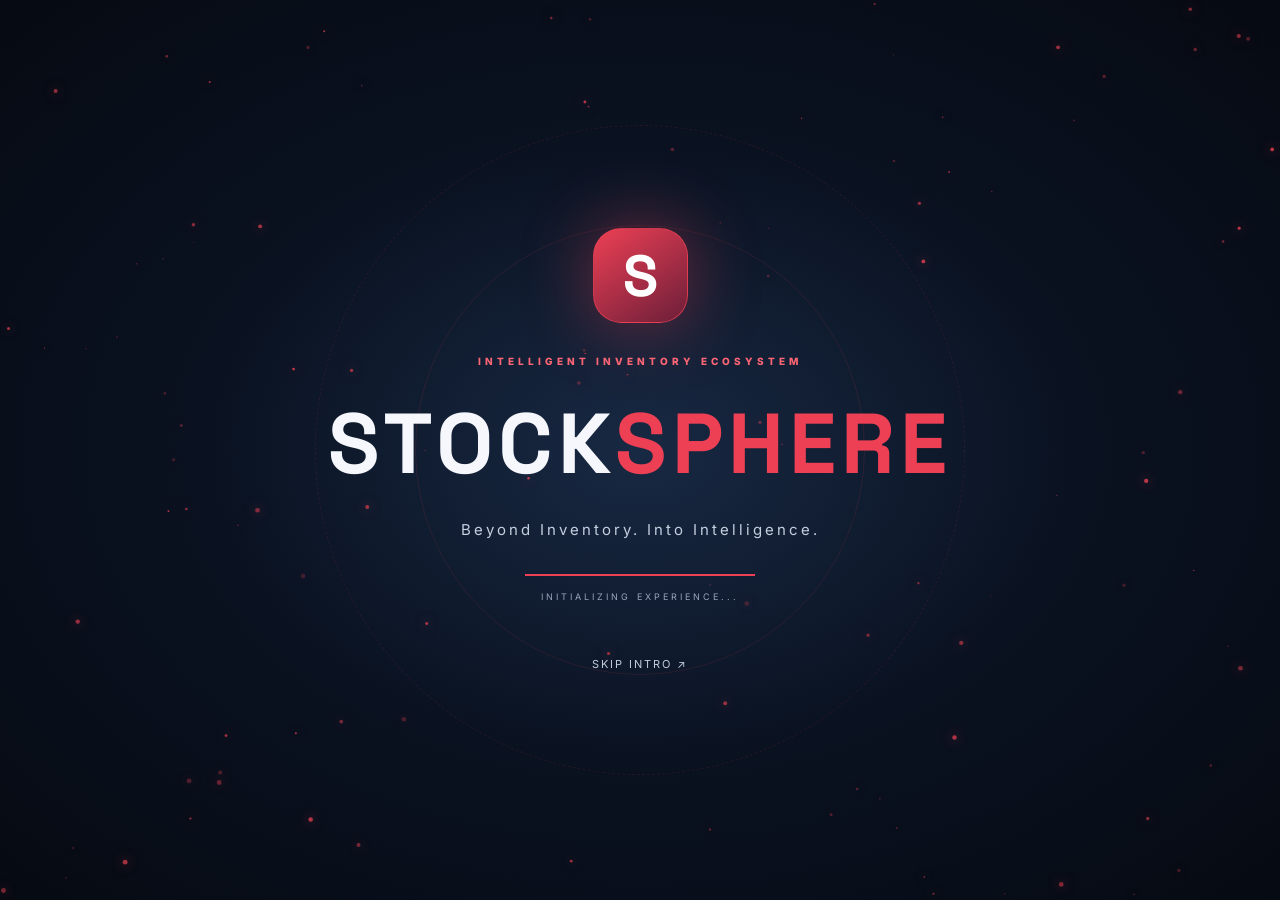
<file: intro.html>
<!DOCTYPE html>
<html lang="en">
<head>
  <meta charset="UTF-8">
  <meta name="viewport" content="width=device-width, initial-scale=1.0">
  <title>StockSphere | Experience Intelligence</title>
  <link rel="stylesheet" href="style.css">
</head>
<body class="intro-body">

  <canvas id="particles"></canvas>

  <main class="intro-screen">
    <div class="intro-orbit orbit-one"></div>
    <div class="intro-orbit orbit-two"></div>

    <div class="intro-content">
      <div class="intro-symbol">S</div>

      <p class="intro-overline">INTELLIGENT INVENTORY ECOSYSTEM</p>

      <h1 class="intro-logo">
        STOCK<span>SPHERE</span>
      </h1>

      <p class="intro-description">
        Beyond Inventory. Into Intelligence.
      </p>

      <div class="intro-loader">
        <div class="loader-line"></div>
      </div>

      <p class="intro-loading-text">INITIALIZING EXPERIENCE...</p>

      <a href="landing.html" class="skip-intro">SKIP INTRO ↗</a>
    </div>
  </main>

  <script src="intro.js"></script>
</body>
</html>
</file>
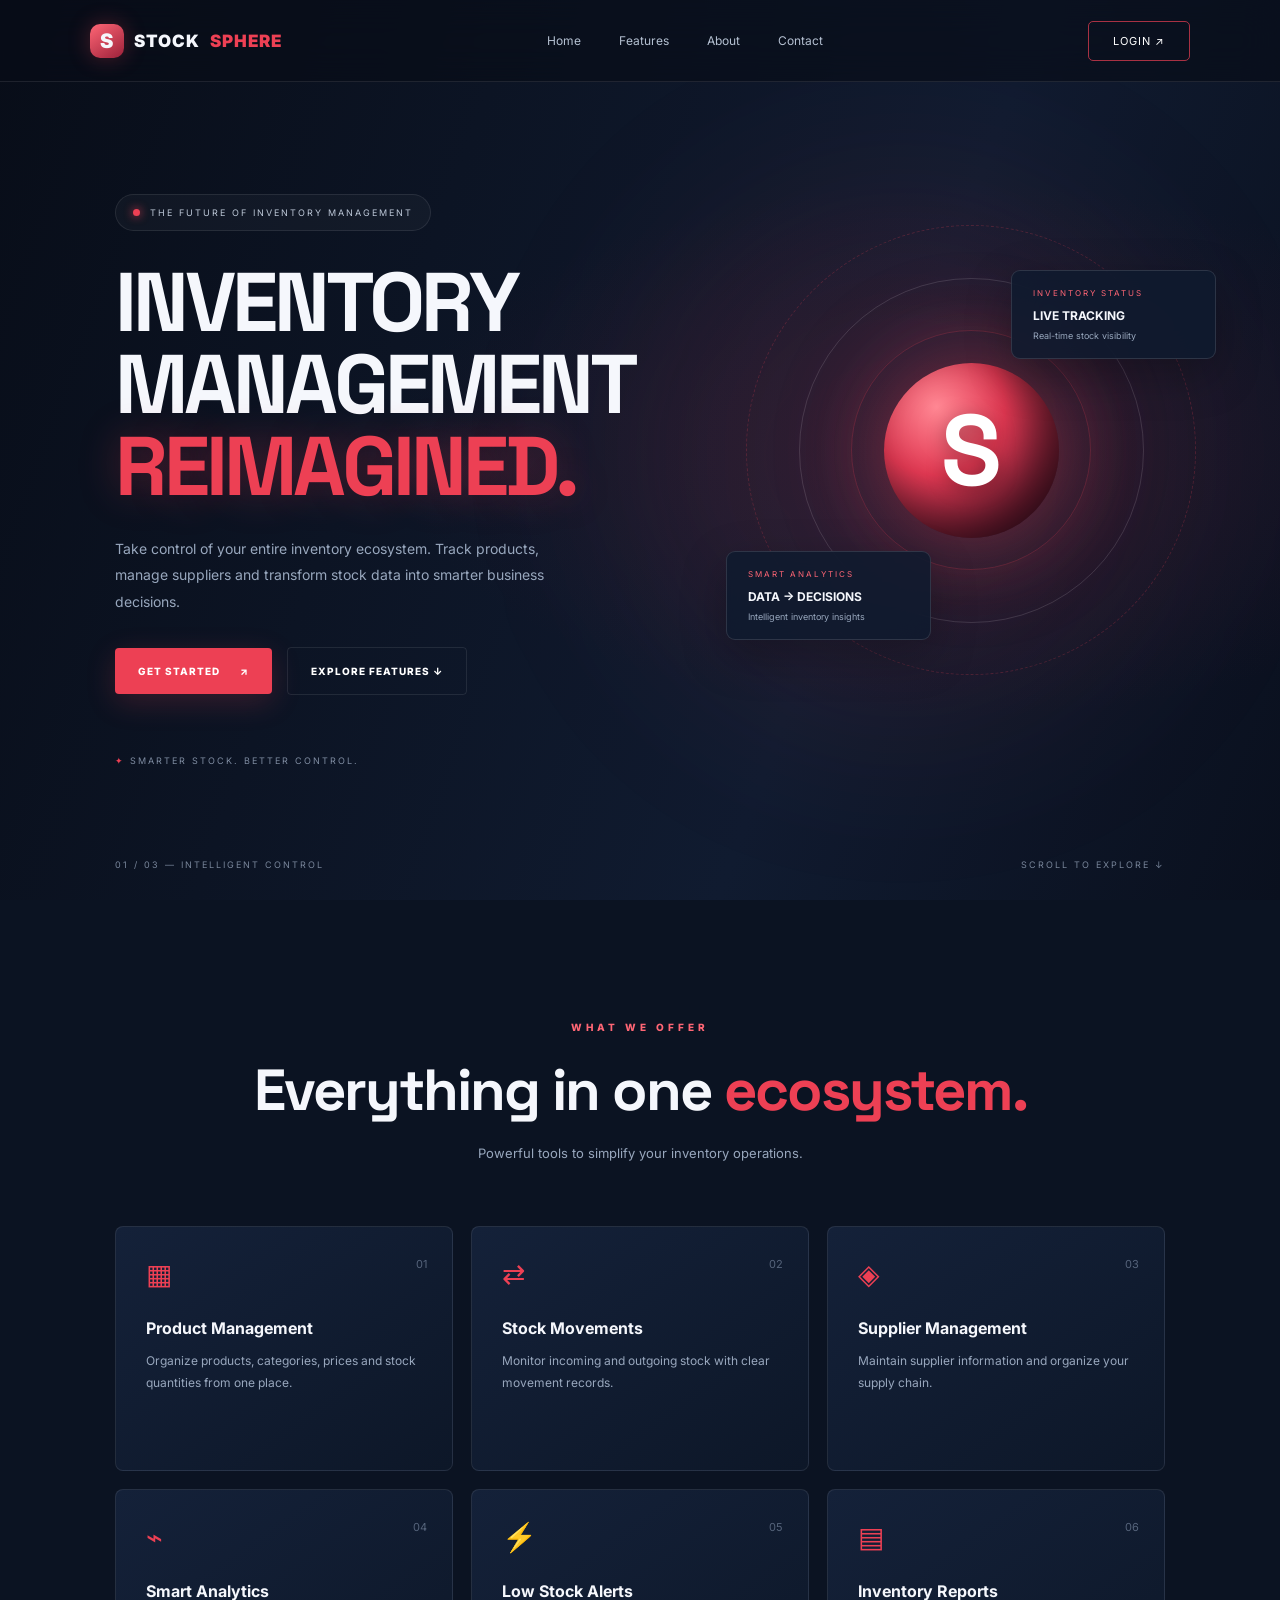
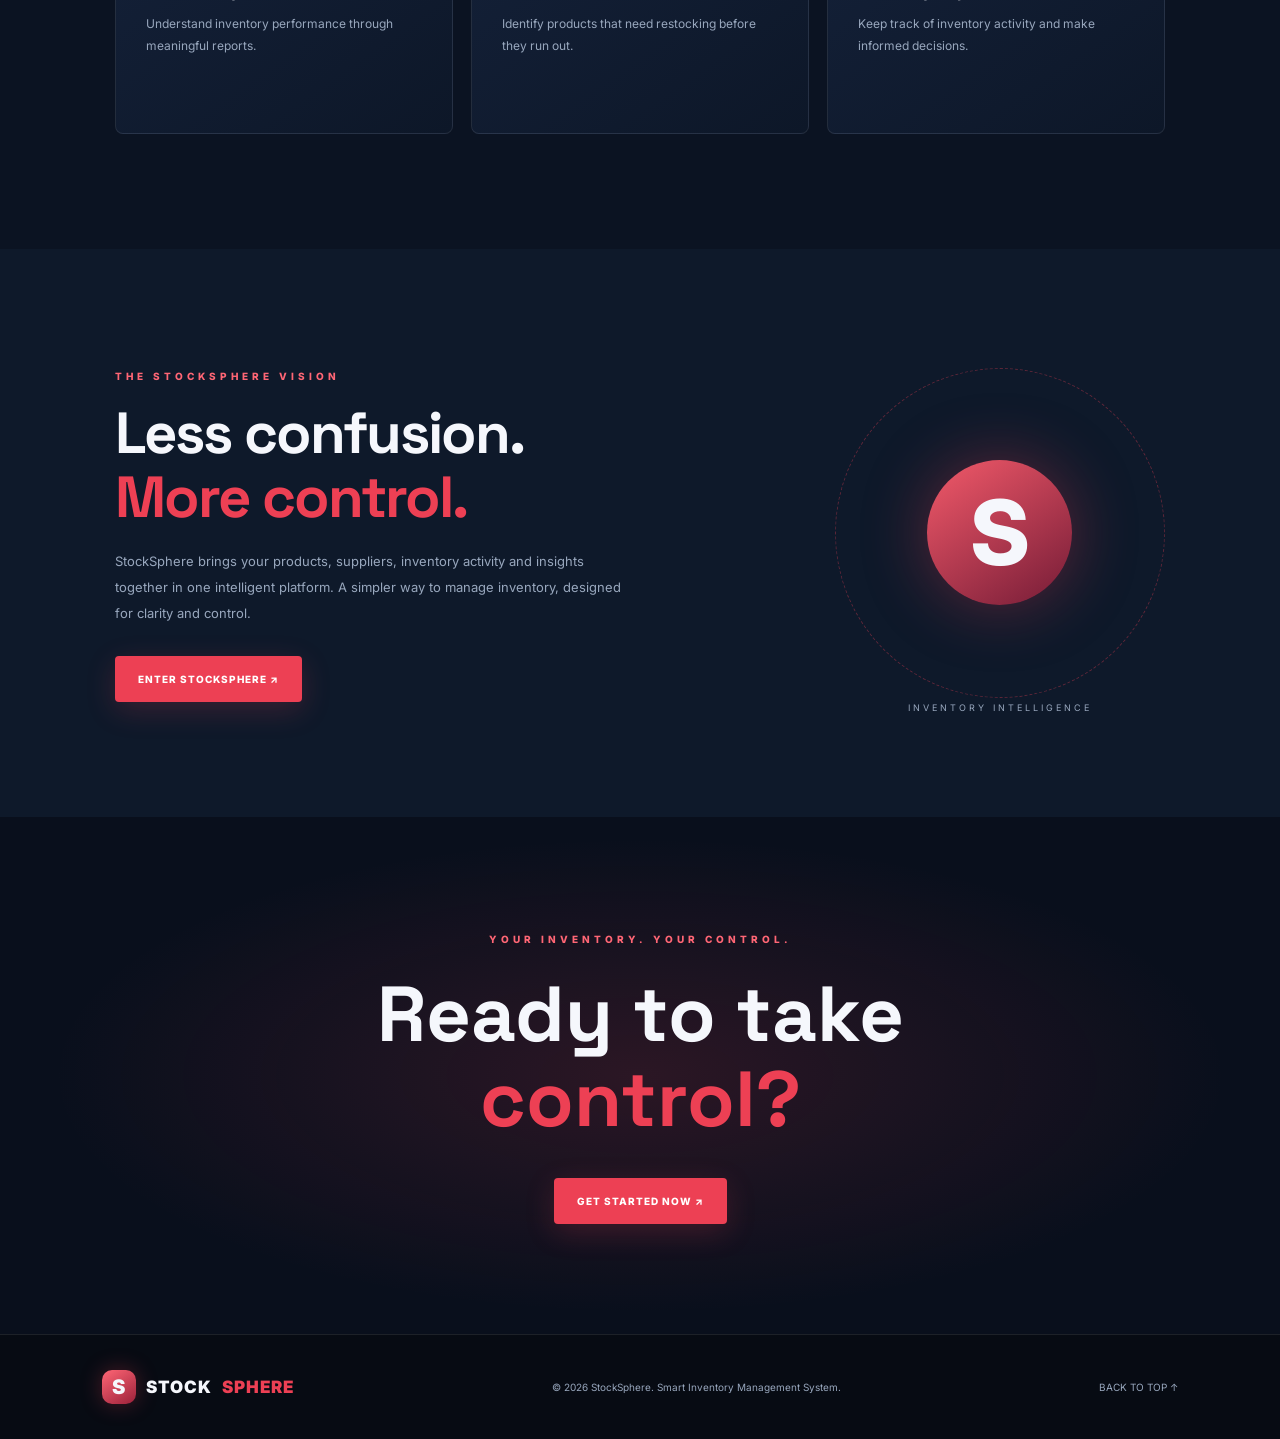
<file: landing.html>
<!DOCTYPE html>
<html lang="en">
<head>
  <meta charset="UTF-8">
  <meta name="viewport" content="width=device-width, initial-scale=1.0">
  <title>StockSphere | Smart Inventory</title>
  <link rel="stylesheet" href="style.css">
</head>
<body class="landing-body">

<header class="navbar">
  <a href="landing.html" class="brand">
    <span class="brand-icon">S</span>
    STOCK<span>SPHERE</span>
  </a>

  <button class="menu-toggle" id="menuToggle" aria-label="Toggle navigation">☰</button>

  <nav id="navMenu">
    <a href="#home">Home</a>
    <a href="#features">Features</a>
    <a href="#about">About</a>
    <a href="#contact">Contact</a>
  </nav>

  <a href="login.html" class="nav-login">LOGIN ↗</a>
</header>

<main>
  <section class="hero" id="home">

    <div class="hero-glow"></div>

    <div class="hero-content">
      <div class="eyebrow">
        <span class="live-dot"></span>
        THE FUTURE OF INVENTORY MANAGEMENT
      </div>

      <h1>
        INVENTORY<br>
        MANAGEMENT<br>
        <span>REIMAGINED.</span>
      </h1>

      <p class="hero-description">
        Take control of your entire inventory ecosystem.
        Track products, manage suppliers and transform
        stock data into smarter business decisions.
      </p>

      <div class="hero-buttons">
        <a href="login.html" class="primary-btn">
          GET STARTED <span>↗</span>
        </a>

        <a href="#features" class="secondary-btn">
          EXPLORE FEATURES ↓
        </a>
      </div>

      <div class="hero-note">
        <span>✦</span> SMARTER STOCK. BETTER CONTROL.
      </div>
    </div>

    <div class="hero-visual">
      <div class="visual-circle circle-outer"></div>
      <div class="visual-circle circle-middle"></div>
      <div class="visual-circle circle-inner"></div>

      <div class="sphere">
        <div class="sphere-letter">S</div>
      </div>

      <div class="floating-card card-top">
        <span class="card-label">INVENTORY STATUS</span>
        <strong>LIVE TRACKING</strong>
        <small>Real-time stock visibility</small>
      </div>

      <div class="floating-card card-bottom">
        <span class="card-label">SMART ANALYTICS</span>
        <strong>DATA → DECISIONS</strong>
        <small>Intelligent inventory insights</small>
      </div>
    </div>

    <div class="hero-bottom">
      <span>01 / 03 — INTELLIGENT CONTROL</span>
      <span>SCROLL TO EXPLORE ↓</span>
    </div>

  </section>

  <section class="features section" id="features">
    <div class="section-heading">
      <span class="section-tag">WHAT WE OFFER</span>
      <h2>Everything in one <span>ecosystem.</span></h2>
      <p>Powerful tools to simplify your inventory operations.</p>
    </div>

    <div class="feature-grid">

      <article class="feature-card">
        <div class="feature-icon">▦</div>
        <span class="feature-number">01</span>
        <h3>Product Management</h3>
        <p>Organize products, categories, prices and stock quantities from one place.</p>
      </article>

      <article class="feature-card">
        <div class="feature-icon">⇄</div>
        <span class="feature-number">02</span>
        <h3>Stock Movements</h3>
        <p>Monitor incoming and outgoing stock with clear movement records.</p>
      </article>

      <article class="feature-card">
        <div class="feature-icon">◈</div>
        <span class="feature-number">03</span>
        <h3>Supplier Management</h3>
        <p>Maintain supplier information and organize your supply chain.</p>
      </article>

      <article class="feature-card">
        <div class="feature-icon">⌁</div>
        <span class="feature-number">04</span>
        <h3>Smart Analytics</h3>
        <p>Understand inventory performance through meaningful reports.</p>
      </article>

      <article class="feature-card">
        <div class="feature-icon">⚡</div>
        <span class="feature-number">05</span>
        <h3>Low Stock Alerts</h3>
        <p>Identify products that need restocking before they run out.</p>
      </article>

      <article class="feature-card">
        <div class="feature-icon">▤</div>
        <span class="feature-number">06</span>
        <h3>Inventory Reports</h3>
        <p>Keep track of inventory activity and make informed decisions.</p>
      </article>

    </div>
  </section>

  <section class="about-section section" id="about">
    <div class="about-content">
      <span class="section-tag">THE STOCKSPHERE VISION</span>
      <h2>Less confusion.<br><span>More control.</span></h2>
      <p>
        StockSphere brings your products, suppliers, inventory
        activity and insights together in one intelligent platform.
        A simpler way to manage inventory, designed for clarity
        and control.
      </p>
      <a href="login.html" class="primary-btn">
        ENTER STOCKSPHERE ↗
      </a>
    </div>

    <div class="about-graphic">
      <div class="graphic-ring"></div>
      <div class="graphic-core">S</div>
      <div class="graphic-caption">INVENTORY INTELLIGENCE</div>
    </div>
  </section>

  <section class="cta-section" id="contact">
    <span class="section-tag">YOUR INVENTORY. YOUR CONTROL.</span>
    <h2>Ready to take<br><span>control?</span></h2>
    <a href="login.html" class="primary-btn">GET STARTED NOW ↗</a>
  </section>
</main>

<footer>
  <a href="landing.html" class="brand">
    <span class="brand-icon">S</span>
    STOCK<span>SPHERE</span>
  </a>

  <p>© 2026 StockSphere. Smart Inventory Management System.</p>

  <a href="#home">BACK TO TOP ↑</a>
</footer>

<script src="landing.js"></script>
</body>
</html>
</file>
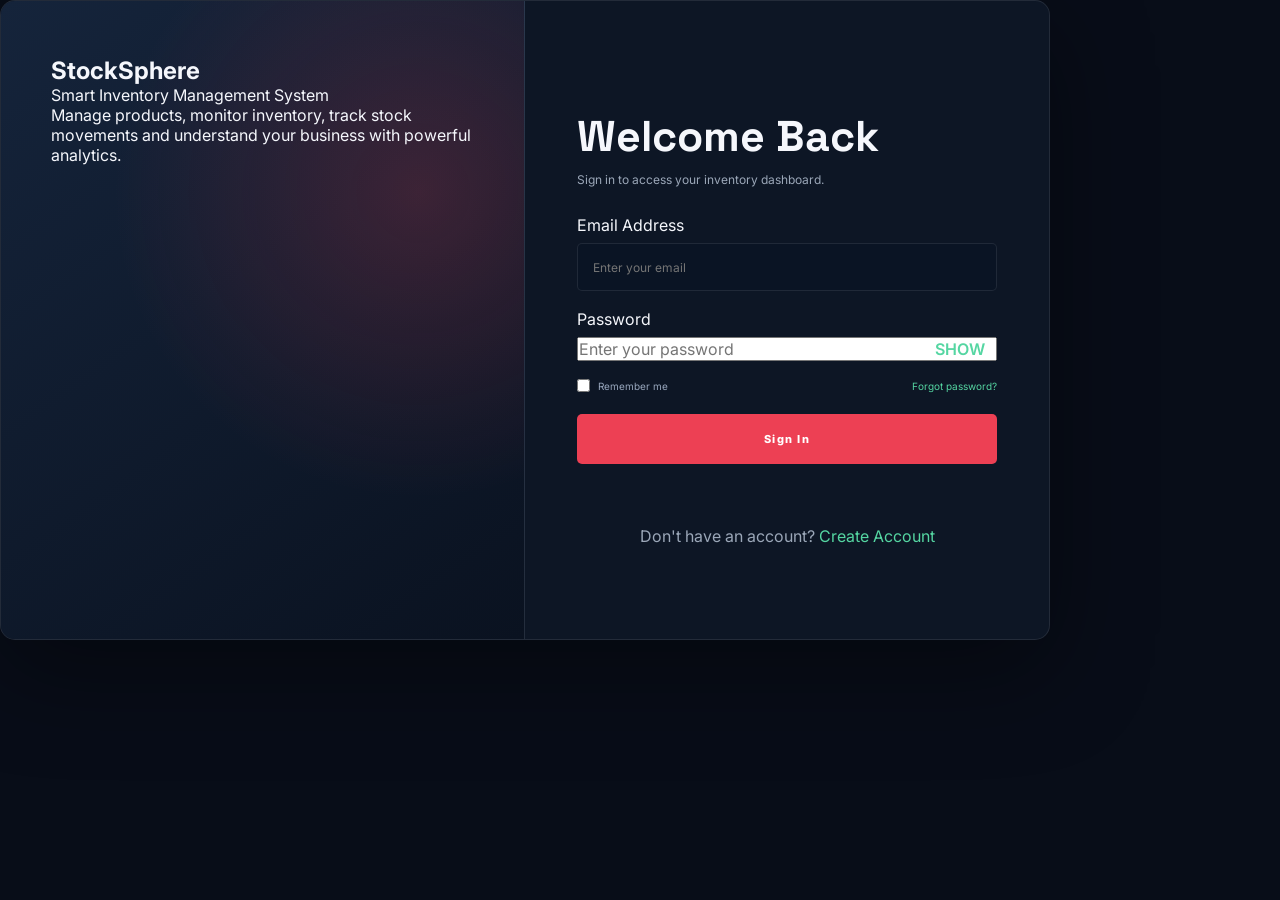
<file: login.html>
<!DOCTYPE html>
<html lang="en">
<head>
    <meta charset="UTF-8">
    <meta name="viewport" content="width=device-width, initial-scale=1.0">

    <title>StockSphere | Login</title>

    <link rel="stylesheet" href="style.css">

    <style>
        .login-form-panel {
            display: flex;
            align-items: center;
            justify-content: center;
        }

        .login-card {
            width: 100%;
            max-width: 420px;
        }

        .login-card h2 {
            margin-bottom: 8px;
        }

        .login-subtitle {
            margin-bottom: 28px;
            color: #9ba7b8;
        }

        .login-field {
            margin-bottom: 18px;
        }

        .login-field label {
            display: block;
            margin-bottom: 8px;
        }

        .login-field input {
            width: 100%;
            box-sizing: border-box;
        }

        .password-wrapper {
            position: relative;
        }

        .password-wrapper input {
            padding-right: 75px;
        }

        .password-toggle {
            position: absolute;
            right: 12px;
            top: 50%;
            transform: translateY(-50%);
            border: none;
            background: transparent;
            color: #55d6a2;
            cursor: pointer;
            font-weight: 600;
        }

        .login-options {
            display: flex;
            align-items: center;
            justify-content: space-between;
            margin: 15px 0 22px;
            gap: 10px;
        }

        .remember-option {
            display: flex;
            align-items: center;
            gap: 8px;
        }

        .remember-option input {
            width: auto;
        }

        .forgot-link,
        .register-link {
            color: #55d6a2;
            text-decoration: none;
            cursor: pointer;
        }

        .login-submit {
            width: 100%;
            cursor: pointer;
        }

        .login-submit:disabled {
            opacity: 0.65;
            cursor: not-allowed;
        }

        #loginMessage {
            min-height: 22px;
            margin-top: 16px;
            font-size: 13px;
            text-align: center;
        }

        .register-prompt {
            text-align: center;
            margin-top: 24px;
            color: #9ba7b8;
        }

        @media (max-width: 768px) {
            .login-wrapper {
                min-height: 100vh;
            }

            .login-brand-panel {
                display: none;
            }

            .login-form-panel {
                width: 100%;
                padding: 25px;
            }
        }
    </style>
</head>

<body>

    <main class="login-wrapper">

        <!-- BRAND PANEL -->
        <section class="login-brand-panel">

            <div class="login-brand-content">

                <h1>StockSphere</h1>

                <p>
                    Smart Inventory Management System
                </p>

                <div class="login-brand-description">
                    Manage products, monitor inventory,
                    track stock movements and understand
                    your business with powerful analytics.
                </div>

            </div>

        </section>


        <!-- LOGIN PANEL -->
        <section class="login-form-panel">

            <div class="login-card">

                <h2>Welcome Back</h2>

                <p class="login-subtitle">
                    Sign in to access your inventory dashboard.
                </p>


                <form id="loginForm">

                    <!-- EMAIL -->
                    <div class="login-field">

                        <label for="email">
                            Email Address
                        </label>

                        <input
                            type="email"
                            id="email"
                            name="email"
                            placeholder="Enter your email"
                            autocomplete="username"
                            required
                        >

                    </div>


                    <!-- PASSWORD -->
                    <div class="login-field">

                        <label for="password">
                            Password
                        </label>

                        <div class="password-wrapper">

                            <input
                                type="password"
                                id="password"
                                name="password"
                                placeholder="Enter your password"
                                autocomplete="current-password"
                                required
                            >

                            <button
                                type="button"
                                id="togglePassword"
                                class="password-toggle"
                            >
                                SHOW
                            </button>

                        </div>

                    </div>


                    <!-- LOGIN OPTIONS -->
                    <div class="login-options">

                        <label class="remember-option">

                            <input
                                type="checkbox"
                                id="remember"
                                name="remember"
                            >

                            <span>Remember me</span>

                        </label>

                        <a
                            href="#"
                            id="forgotPassword"
                            class="forgot-link"
                        >
                            Forgot password?
                        </a>

                    </div>


                    <!-- LOGIN BUTTON -->
                    <button
                        type="submit"
                        class="login-submit"
                    >
                        Sign In
                    </button>


                    <!-- LOGIN MESSAGE -->
                    <p
                        id="loginMessage"
                        role="status"
                        aria-live="polite"
                    ></p>

                </form>


                <!-- REGISTRATION -->
                <p class="register-prompt">

                    Don't have an account?

                    <a
                        href="register.html"
                        class="register-link"
                    >
                        Create Account
                    </a>

                </p>

            </div>

        </section>

    </main>


    <!-- AUTHENTICATION SCRIPT -->
    <script src="login.js?v=2"></script>

</body>
</html>
</file>
<file: style.css>
@import url('https://fonts.googleapis.com/css2?family=Inter:wght@400;500;600;700;800;900&family=Space+Grotesk:wght@400;500;600;700&display=swap');

:root {
  --bg: #080d18;
  --panel: #101a2c;
  --panel2: #142139;
  --red: #ed4054;
  --red2: #ff6675;
  --white: #f5f7fc;
  --muted: #98a7bd;
  --border: rgba(255,255,255,.09);
}

* {
  margin: 0;
  padding: 0;
  box-sizing: border-box;
}

html {
  scroll-behavior: smooth;
}

body {
  background: var(--bg);
  color: var(--white);
  font-family: 'Inter', sans-serif;
}

a {
  text-decoration: none;
  color: inherit;
}

button, input {
  font: inherit;
}

button, a {
  -webkit-tap-highlight-color: transparent;
}

/* ================= INTRO ================= */

.intro-body {
  min-height: 100vh;
  overflow: hidden;
  background:
    radial-gradient(ellipse at center, #182943 0%, #0a1221 48%, #060a12 100%);
}

#particles {
  position: fixed;
  inset: 0;
  width: 100%;
  height: 100%;
}

.intro-screen {
  min-height: 100vh;
  position: relative;
  display: grid;
  place-items: center;
  overflow: hidden;
}

.intro-content {
  position: relative;
  z-index: 2;
  text-align: center;
  animation: introReveal 1.6s ease both;
}

.intro-symbol {
  width: 95px;
  height: 95px;
  display: grid;
  place-items: center;
  margin: 0 auto 32px;
  border: 1px solid rgba(237,64,84,.7);
  border-radius: 28px;
  font-family: 'Space Grotesk', sans-serif;
  font-size: 58px;
  font-weight: 700;
  color: white;
  background: linear-gradient(145deg, #ed4054, #6c1e39);
  box-shadow: 0 0 70px rgba(237,64,84,.45);
  animation: symbolFloat 3s ease-in-out infinite;
}

.intro-overline,
.section-tag {
  color: var(--red2);
  letter-spacing: 4px;
  font-size: 10px;
  font-weight: 800;
}

.intro-logo {
  font-family: 'Space Grotesk', sans-serif;
  font-size: clamp(38px, 8vw, 85px);
  letter-spacing: 5px;
  margin: 22px 0;
}

.intro-logo span,
.brand span:last-child {
  color: var(--red);
}

.intro-description {
  color: #c4cfdf;
  font-size: 15px;
  letter-spacing: 3px;
}

.intro-loader {
  width: 230px;
  height: 2px;
  background: rgba(255,255,255,.13);
  margin: 35px auto 15px;
  overflow: hidden;
}

.loader-line {
  width: 0;
  height: 100%;
  background: var(--red);
  box-shadow: 0 0 12px var(--red);
  animation: loadLine 5.8s linear forwards;
}

.intro-loading-text {
  font-size: 9px;
  letter-spacing: 3px;
  color: var(--muted);
}

.skip-intro {
  display: inline-block;
  margin-top: 55px;
  font-size: 11px;
  letter-spacing: 2px;
  color: #c3ccda;
  transition: .3s;
}

.skip-intro:hover {
  color: var(--red2);
}

.intro-orbit {
  position: absolute;
  border: 1px solid rgba(237,64,84,.12);
  border-radius: 50%;
  left: 50%;
  top: 50%;
  transform: translate(-50%, -50%);
  pointer-events: none;
}

.orbit-one {
  width: 450px;
  height: 450px;
  animation: orbitSpin 25s linear infinite;
}

.orbit-two {
  width: 650px;
  height: 650px;
  border-style: dashed;
  animation: orbitSpin 40s linear infinite reverse;
}

/* ================= NAVBAR ================= */

.navbar {
  height: 82px;
  padding: 0 7%;
  display: flex;
  align-items: center;
  justify-content: space-between;
  position: absolute;
  z-index: 10;
  top: 0;
  width: 100%;
  border-bottom: 1px solid var(--border);
  background: rgba(8,13,24,.65);
  backdrop-filter: blur(18px);
}

.brand {
  display: flex;
  align-items: center;
  gap: 10px;
  font-size: 17px;
  font-weight: 900;
  letter-spacing: 1px;
}

.brand-icon {
  width: 34px;
  height: 34px;
  display: grid;
  place-items: center;
  background: linear-gradient(145deg, var(--red2), #9c213a);
  border-radius: 10px;
  font-size: 20px;
  box-shadow: 0 0 22px rgba(237,64,84,.3);
}

.navbar nav {
  display: flex;
  align-items: center;
  gap: 38px;
}

.navbar nav a {
  font-size: 12px;
  color: #b5c1d2;
  transition: .3s;
}

.navbar nav a:hover {
  color: var(--red2);
}

.nav-login {
  padding: 12px 24px;
  border: 1px solid rgba(237,64,84,.7);
  color: white;
  border-radius: 5px;
  font-size: 11px;
  letter-spacing: 1px;
  transition: .3s;
}

.nav-login:hover {
  background: var(--red);
  box-shadow: 0 0 24px rgba(237,64,84,.3);
}

.menu-toggle {
  display: none;
  background: none;
  color: white;
  border: none;
  font-size: 24px;
  cursor: pointer;
}

/* ================= HERO ================= */

.hero {
  min-height: 790px;
  height: 100vh;
  max-height: 1000px;
  position: relative;
  padding: 150px 9% 90px;
  display: flex;
  align-items: center;
  overflow: hidden;
  background:
    radial-gradient(ellipse at 75% 50%, rgba(91,30,53,.25), transparent 42%),
    linear-gradient(110deg, #080d18, #101b30 65%, #0a101e);
}

.hero-glow {
  position: absolute;
  width: 550px;
  height: 550px;
  right: 8%;
  top: 20%;
  border-radius: 50%;
  background: rgba(237,64,84,.08);
  filter: blur(90px);
}

.hero-content {
  width: 58%;
  position: relative;
  z-index: 2;
  animation: slideUp 1.1s ease both;
}

.eyebrow {
  display: inline-flex;
  align-items: center;
  gap: 10px;
  border: 1px solid var(--border);
  background: rgba(255,255,255,.03);
  padding: 12px 17px;
  border-radius: 30px;
  font-size: 9px;
  letter-spacing: 2px;
  color: #bdc8d8;
  margin-bottom: 30px;
}

.live-dot {
  width: 7px;
  height: 7px;
  border-radius: 50%;
  background: var(--red);
  box-shadow: 0 0 10px var(--red);
}

.hero h1 {
  font-family: 'Space Grotesk', sans-serif;
  font-size: clamp(46px, 6.5vw, 84px);
  line-height: .99;
  letter-spacing: -4px;
  font-weight: 700;
}

.hero h1 span {
  color: var(--red);
  text-shadow: 0 0 40px rgba(237,64,84,.3);
}

.hero-description {
  max-width: 480px;
  color: var(--muted);
  line-height: 1.9;
  font-size: 14px;
  margin: 28px 0 32px;
}

.hero-buttons {
  display: flex;
  align-items: center;
  gap: 15px;
  flex-wrap: wrap;
}

.primary-btn,
.secondary-btn {
  display: inline-flex;
  align-items: center;
  justify-content: center;
  gap: 20px;
  padding: 17px 23px;
  font-size: 10px;
  font-weight: 800;
  letter-spacing: 1px;
  transition: .3s;
  cursor: pointer;
}

.primary-btn {
  background: var(--red);
  color: white;
  border-radius: 4px;
  box-shadow: 0 8px 30px rgba(237,64,84,.2);
}

.primary-btn:hover {
  transform: translateY(-4px);
  background: #ff5267;
  box-shadow: 0 12px 40px rgba(237,64,84,.4);
}

.secondary-btn {
  border: 1px solid var(--border);
  border-radius: 4px;
  color: white;
}

.secondary-btn:hover {
  border-color: var(--red);
  color: var(--red2);
}

.hero-note {
  margin-top: 60px;
  color: #7f8ca1;
  font-size: 9px;
  letter-spacing: 2px;
}

.hero-note span {
  color: var(--red);
}

/* ================= HERO SPHERE ================= */

.hero-visual {
  position: absolute;
  right: 5%;
  top: 50%;
  width: 490px;
  height: 490px;
  transform: translateY(-50%);
  display: grid;
  place-items: center;
}

.visual-circle {
  position: absolute;
  border-radius: 50%;
  border: 1px solid rgba(237,64,84,.23);
}

.circle-outer {
  width: 450px;
  height: 450px;
  animation: orbitSpin 35s linear infinite;
  border-style: dashed;
}

.circle-middle {
  width: 345px;
  height: 345px;
  border-color: rgba(255,255,255,.13);
  animation: orbitSpin 25s linear infinite reverse;
}

.circle-inner {
  width: 240px;
  height: 240px;
  box-shadow: 0 0 90px rgba(237,64,84,.15);
}

.sphere {
  width: 175px;
  height: 175px;
  border-radius: 50%;
  display: grid;
  place-items: center;
  background: radial-gradient(circle at 30% 25%, #ff8793, #e33953 38%, #5d172d 80%);
  box-shadow:
    inset -20px -20px 45px rgba(0,0,0,.45),
    0 0 75px rgba(237,64,84,.4);
  animation: sphereFloat 4s ease-in-out infinite;
}

.sphere-letter {
  font-family: 'Space Grotesk', sans-serif;
  font-size: 100px;
  font-weight: 700;
  color: white;
  text-shadow: 0 4px 20px rgba(0,0,0,.3);
}

.floating-card {
  position: absolute;
  z-index: 3;
  padding: 17px 21px;
  min-width: 205px;
  background: rgba(15,27,46,.85);
  border: 1px solid rgba(255,255,255,.12);
  backdrop-filter: blur(16px);
  border-radius: 9px;
  box-shadow: 0 15px 45px rgba(0,0,0,.25);
}

.card-top {
  top: 65px;
  right: 0;
}

.card-bottom {
  bottom: 55px;
  left: 0;
}

.card-label {
  display: block;
  color: var(--red2);
  font-size: 8px;
  letter-spacing: 2px;
  margin-bottom: 10px;
}

.floating-card strong {
  display: block;
  font-size: 12px;
}

.floating-card small {
  display: block;
  color: var(--muted);
  font-size: 9px;
  margin-top: 7px;
}

.hero-bottom {
  position: absolute;
  bottom: 30px;
  left: 9%;
  right: 9%;
  display: flex;
  justify-content: space-between;
  color: #78859a;
  font-size: 9px;
  letter-spacing: 2px;
}

/* ================= FEATURES ================= */

.section {
  padding: 115px 9%;
}

.features {
  background: #0b1322;
}

.section-heading {
  text-align: center;
  margin-bottom: 65px;
}

.section-heading h2,
.about-content h2 {
  font-family: 'Space Grotesk', sans-serif;
  font-size: clamp(35px, 5vw, 58px);
  margin: 18px 0;
  letter-spacing: -2px;
}

.section-heading h2 span,
.about-content h2 span,
.cta-section h2 span {
  color: var(--red);
}

.section-heading p {
  color: var(--muted);
  font-size: 13px;
}

.feature-grid {
  display: grid;
  grid-template-columns: repeat(3, 1fr);
  gap: 18px;
}

.feature-card {
  min-height: 245px;
  position: relative;
  padding: 30px;
  background: linear-gradient(145deg, #142139, #0d1728);
  border: 1px solid var(--border);
  border-radius: 8px;
  transition: .35s;
  overflow: hidden;
}

.feature-card::after {
  content: "";
  position: absolute;
  bottom: 0;
  left: 0;
  width: 0;
  height: 2px;
  background: var(--red);
  transition: .4s;
}

.feature-card:hover {
  transform: translateY(-8px);
  border-color: rgba(237,64,84,.4);
  box-shadow: 0 20px 45px rgba(0,0,0,.2);
}

.feature-card:hover::after {
  width: 100%;
}

.feature-icon {
  font-size: 28px;
  color: var(--red);
  margin-bottom: 27px;
}

.feature-number {
  position: absolute;
  right: 25px;
  top: 30px;
  color: #56647b;
  font-size: 11px;
}

.feature-card h3 {
  font-size: 16px;
  margin-bottom: 12px;
}

.feature-card p {
  color: var(--muted);
  font-size: 12px;
  line-height: 1.8;
}

/* ================= ABOUT ================= */

.about-section {
  display: flex;
  align-items: center;
  justify-content: space-between;
  gap: 50px;
  background: #0e192a;
}

.about-content {
  max-width: 520px;
}

.about-content h2 {
  line-height: 1.1;
}

.about-content p {
  color: var(--muted);
  line-height: 2;
  font-size: 13px;
  margin-bottom: 30px;
}

.about-graphic {
  width: 330px;
  height: 330px;
  position: relative;
  flex-shrink: 0;
  display: grid;
  place-items: center;
}

.graphic-ring {
  position: absolute;
  width: 100%;
  height: 100%;
  border: 1px solid rgba(237,64,84,.35);
  border-radius: 50%;
  border-style: dashed;
  animation: orbitSpin 35s linear infinite;
}

.graphic-core {
  width: 145px;
  height: 145px;
  display: grid;
  place-items: center;
  border-radius: 50%;
  background: linear-gradient(145deg, #f35a6a, #741b36);
  font-size: 90px;
  font-weight: 800;
  box-shadow: 0 0 65px rgba(237,64,84,.35);
}

.graphic-caption {
  position: absolute;
  bottom: -15px;
  color: var(--muted);
  font-size: 9px;
  letter-spacing: 3px;
}

/* ================= CTA / FOOTER ================= */

.cta-section {
  text-align: center;
  padding: 110px 20px;
  background:
    radial-gradient(ellipse at center, rgba(237,64,84,.15), transparent 65%),
    #090f1c;
}

.cta-section h2 {
  font-family: 'Space Grotesk', sans-serif;
  font-size: clamp(45px, 7vw, 78px);
  line-height: 1.1;
  margin: 25px 0 35px;
}

footer {
  padding: 35px 8%;
  display: flex;
  align-items: center;
  justify-content: space-between;
  flex-wrap: wrap;
  gap: 20px;
  background: #070b13;
  border-top: 1px solid var(--border);
}

footer p, footer > a:last-child {
  color: var(--muted);
  font-size: 10px;
}

/* ================= LOGIN ================= */

.login-body {
  min-height: 100vh;
  display: grid;
  place-items: center;
  padding: 60px 5%;
  position: relative;
  overflow-x: hidden;
  background:
    radial-gradient(ellipse at 20% 40%, rgba(237,64,84,.12), transparent 40%),
    radial-gradient(ellipse at 80% 70%, rgba(50,83,133,.14), transparent 40%),
    #080d18;
}

.login-background {
  position: fixed;
  width: 600px;
  height: 600px;
  border: 1px solid rgba(237,64,84,.1);
  border-radius: 50%;
  pointer-events: none;
  animation: orbitSpin 60s linear infinite;
}

.back-home {
  position: absolute;
  top: 30px;
  left: 5%;
  font-size: 10px;
  letter-spacing: 2px;
  color: var(--muted);
  z-index: 3;
}

.back-home:hover {
  color: var(--red2);
}

.login-wrapper {
  width: min(1050px, 100%);
  min-height: 640px;
  display: grid;
  grid-template-columns: 1fr 1fr;
  position: relative;
  z-index: 2;
  border: 1px solid var(--border);
  border-radius: 15px;
  overflow: hidden;
  background: rgba(15,25,42,.8);
  backdrop-filter: blur(20px);
  box-shadow: 0 30px 100px rgba(0,0,0,.4);
  animation: slideUp 1s ease both;
}

.login-brand-panel {
  padding: 55px 50px;
  display: flex;
  flex-direction: column;
  justify-content: space-between;
  background:
    radial-gradient(circle at 80% 30%, rgba(237,64,84,.2), transparent 50%),
    linear-gradient(145deg, #15243b, #0a1220);
  border-right: 1px solid var(--border);
}

.login-brand {
  display: flex;
  align-items: center;
  gap: 15px;
}

.brand-icon.large {
  width: 50px;
  height: 50px;
  font-size: 29px;
  border-radius: 14px;
}

.login-brand h1 {
  font-size: 19px;
  letter-spacing: 2px;
}

.login-brand h1 span {
  color: var(--red);
}

.login-brand-message h2 {
  font-family: 'Space Grotesk', sans-serif;
  font-size: clamp(43px, 5vw, 64px);
  line-height: 1.08;
  letter-spacing: -2px;
  margin: 22px 0;
}

.login-brand-message h2 span {
  color: var(--red);
}

.login-brand-message p {
  max-width: 350px;
  font-size: 13px;
  line-height: 2;
  color: var(--muted);
}

.login-panel-footer {
  color: #6f7d92;
  font-size: 9px;
  letter-spacing: 2px;
}

.login-form-panel {
  display: grid;
  place-items: center;
  padding: 45px;
}

.login-card {
  width: 100%;
  max-width: 360px;
}

.login-card h2 {
  font-family: 'Space Grotesk', sans-serif;
  font-size: 43px;
  margin-top: 15px;
}

.login-card h2 span {
  color: var(--red);
}

.login-subtitle {
  color: var(--muted);
  font-size: 12px;
  margin: 8px 0 35px;
}

.login-card form > label {
  display: block;
  color: #c3ccda;
  font-size: 9px;
  letter-spacing: 1.5px;
  margin: 22px 0 10px;
  font-weight: 700;
}

.login-card input[type="email"],
.password-field input {
  width: 100%;
  height: 48px;
  background: #0a1424;
  border: 1px solid var(--border);
  color: white;
  padding: 0 15px;
  outline: none;
  border-radius: 5px;
  font-size: 12px;
  transition: .3s;
}

.login-card input:focus {
  border-color: var(--red);
  box-shadow: 0 0 15px rgba(237,64,84,.12);
}

.password-field {
  position: relative;
}

.password-field input {
  padding-right: 65px;
}

.password-field button {
  position: absolute;
  right: 12px;
  top: 50%;
  transform: translateY(-50%);
  background: none;
  border: none;
  color: var(--red2);
  font-size: 9px;
  cursor: pointer;
}

.login-options {
  display: flex;
  justify-content: space-between;
  align-items: center;
  margin: 19px 0 25px;
  font-size: 10px;
  color: var(--muted);
  gap: 10px;
}

.remember-label {
  display: flex;
  align-items: center;
  gap: 7px;
}

.remember-label input {
  accent-color: var(--red);
}

.forgot-button {
  color: var(--red2);
  border: none;
  background: none;
  cursor: pointer;
  font-size: 10px;
}

.login-submit {
  width: 100%;
  height: 50px;
  background: var(--red);
  border: none;
  color: white;
  border-radius: 5px;
  cursor: pointer;
  font-size: 11px;
  font-weight: 800;
  letter-spacing: 1.5px;
  display: flex;
  align-items: center;
  justify-content: center;
  gap: 15px;
  transition: .3s;
}

.login-submit:hover {
  background: #ff586b;
  transform: translateY(-2px);
  box-shadow: 0 10px 30px rgba(237,64,84,.25);
}

.login-message {
  min-height: 20px;
  font-size: 11px;
  margin-top: 13px;
  line-height: 1.6;
}

.login-security {
  margin-top: 28px;
  padding: 16px 0;
  border-top: 1px solid var(--border);
  border-bottom: 1px solid var(--border);
  color: var(--muted);
  text-align: center;
  font-size: 9px;
  letter-spacing: 1.5px;
}

.login-security span {
  color: var(--red);
  margin-right: 6px;
}

.login-bottom {
  margin-top: 25px;
  text-align: center;
  color: var(--muted);
  font-size: 10px;
}

.login-bottom a {
  color: var(--red2);
}

/* ================= ANIMATIONS ================= */

@keyframes introReveal {
  from { opacity: 0; transform: translateY(35px) scale(.96); }
  to { opacity: 1; transform: translateY(0) scale(1); }
}

@keyframes symbolFloat {
  0%, 100% { transform: translateY(0); }
  50% { transform: translateY(-12px); }
}

@keyframes sphereFloat {
  0%, 100% { transform: translateY(0) rotate(-5deg); }
  50% { transform: translateY(-18px) rotate(5deg); }
}

@keyframes orbitSpin {
  to { transform: translate(-50%, -50%) rotate(360deg); }
}

@keyframes loadLine {
  to { width: 100%; }
}

@keyframes slideUp {
  from { opacity: 0; transform: translateY(35px); }
  to { opacity: 1; transform: translateY(0); }
}

/* ================= RESPONSIVE ================= */

@media (max-width: 1000px) {
  .hero {
    padding-left: 6%;
    padding-right: 6%;
  }

  .hero-content {
    width: 65%;
  }

  .hero-visual {
    right: -160px;
    opacity: .55;
  }

  .feature-grid {
    grid-template-columns: repeat(2, 1fr);
  }
}

@media (max-width: 700px) {
  .navbar {
    padding: 0 5%;
  }

  .menu-toggle {
    display: block;
  }

  .navbar nav {
    display: none;
    position: absolute;
    top: 81px;
    left: 0;
    width: 100%;
    padding: 25px;
    background: #101a2c;
    flex-direction: column;
    gap: 25px;
  }

  .navbar nav.active {
    display: flex;
  }

  .nav-login {
    padding: 10px 13px;
    font-size: 9px;
  }

  .brand {
    font-size: 13px;
  }

  .hero {
    min-height: 850px;
    height: auto;
    padding: 155px 7% 110px;
  }

  .hero-content {
    width: 100%;
  }

  .hero h1 {
    font-size: clamp(43px, 12vw, 65px);
    letter-spacing: -2px;
  }

  .hero-visual {
    width: 300px;
    height: 300px;
    top: auto;
    bottom: 0;
    right: -80px;
    opacity: .22;
    transform: none;
  }

  .circle-outer {
    width: 280px;
    height: 280px;
  }

  .circle-middle {
    width: 220px;
    height: 220px;
  }

  .circle-inner {
    width: 150px;
    height: 150px;
  }

  .sphere {
    width: 100px;
    height: 100px;
  }

  .sphere-letter {
    font-size: 60px;
  }

  .floating-card {
    display: none;
  }

  .hero-bottom {
    left: 7%;
    right: 7%;
    font-size: 7px;
  }

  .section {
    padding: 75px 7%;
  }

  .feature-grid {
    grid-template-columns: 1fr;
  }

  .about-section {
    flex-direction: column;
    align-items: flex-start;
  }

  .about-graphic {
    align-self: center;
    width: 240px;
    height: 240px;
  }

  .graphic-core {
    width: 110px;
    height: 110px;
    font-size: 65px;
  }

  footer {
    flex-direction: column;
    text-align: center;
  }

  .login-wrapper {
    grid-template-columns: 1fr;
  }

  .login-brand-panel {
    padding: 30px;
    min-height: 300px;
  }

  .login-brand-message h2 {
    font-size: 38px;
  }

  .login-panel-footer {
    margin-top: 25px;
  }

  .login-form-panel {
    padding: 40px 25px;
  }

  .back-home {
    top: 18px;
  }

  .intro-logo {
    letter-spacing: 2px;
  }

  .orbit-one {
    width: 300px;
    height: 300px;
  }

  .orbit-two {
    width: 430px;
    height: 430px;
  }
}

@media (prefers-reduced-motion: reduce) {
  *, *::before, *::after {
    animation-duration: .01ms !important;
    animation-iteration-count: 1 !important;
    scroll-behavior: auto !important;
  }
}
/* Registration page fields */
#registerForm input[type="text"],
#registerForm input[type="email"],
#registerForm input[type="password"] {
    width: 100%;
    box-sizing: border-box;
    margin-bottom: 14px;
}

#registerForm label {
    display: block;
    margin-top: 10px;
}

#registerForm .login-submit {
    width: 100%;
    margin-top: 12px;
}

#registerForm .login-submit:disabled {
    opacity: 0.65;
    cursor: not-allowed;
}
</file>
